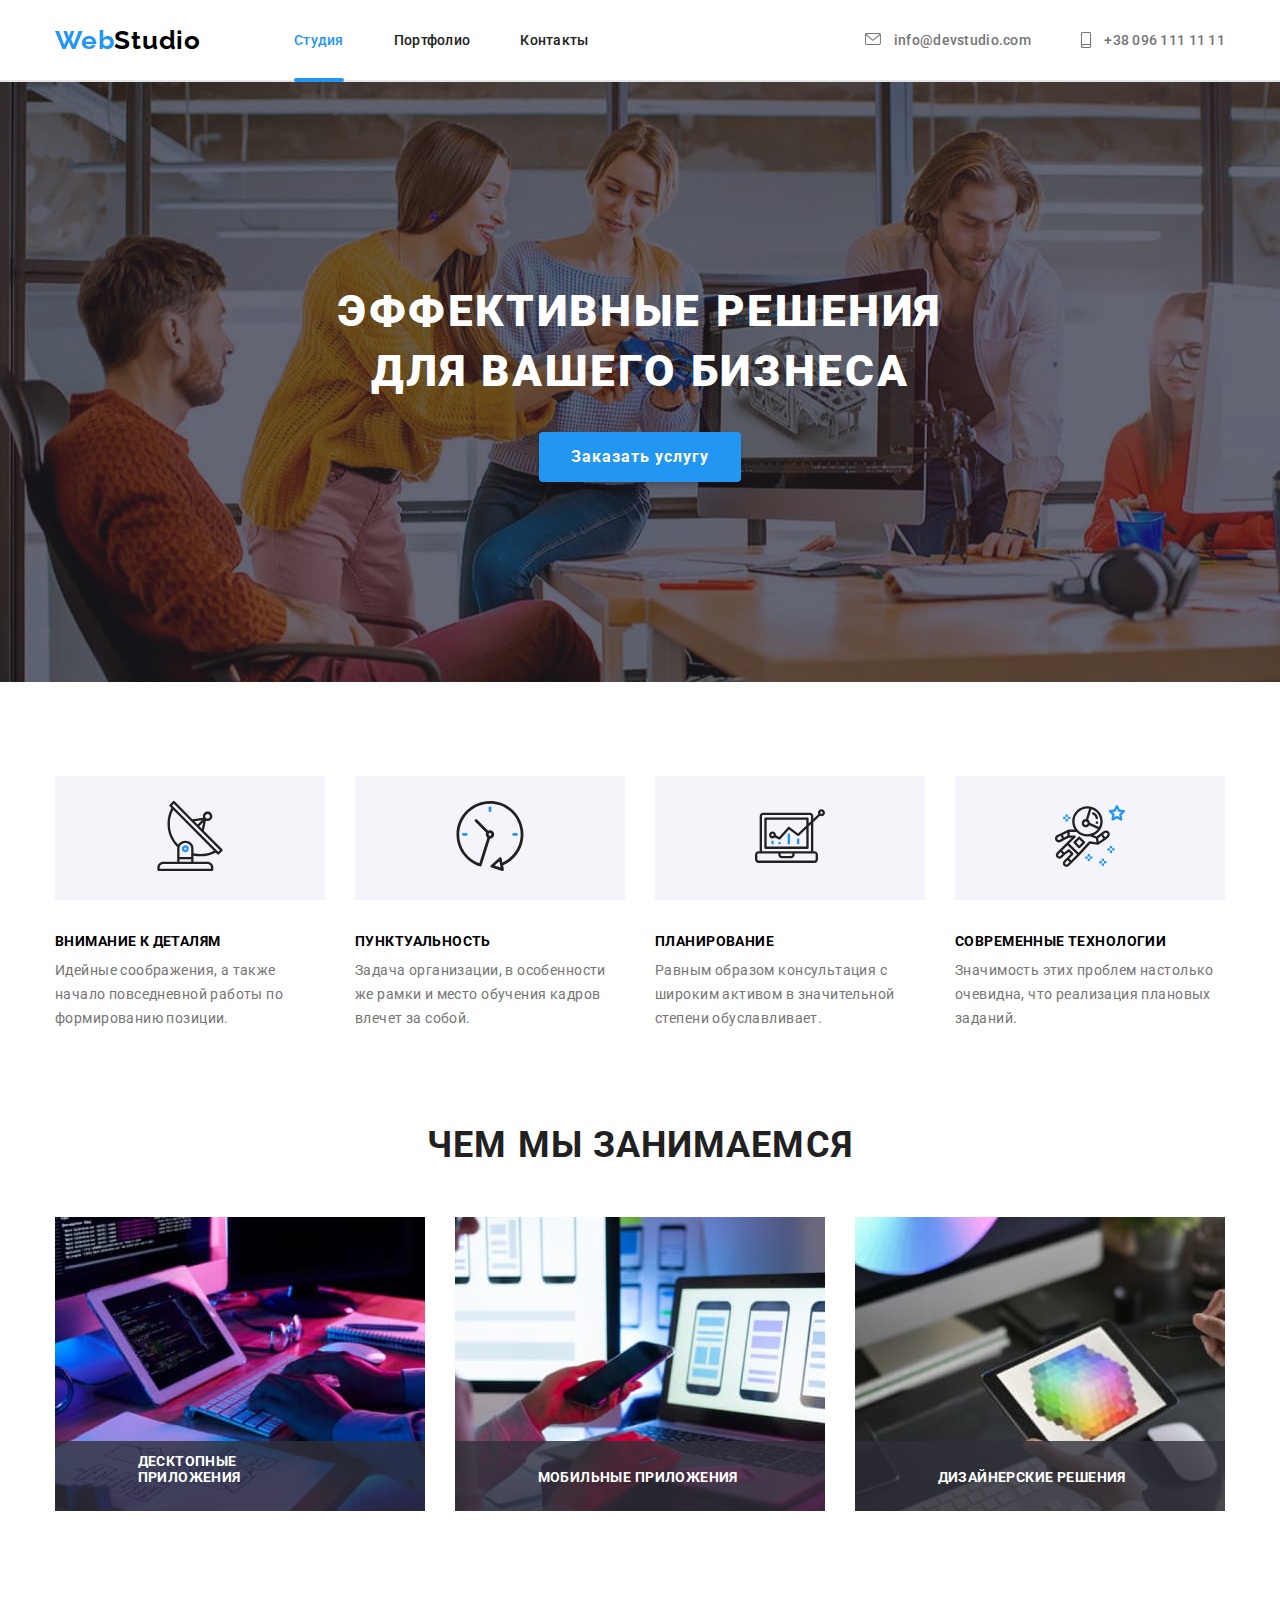
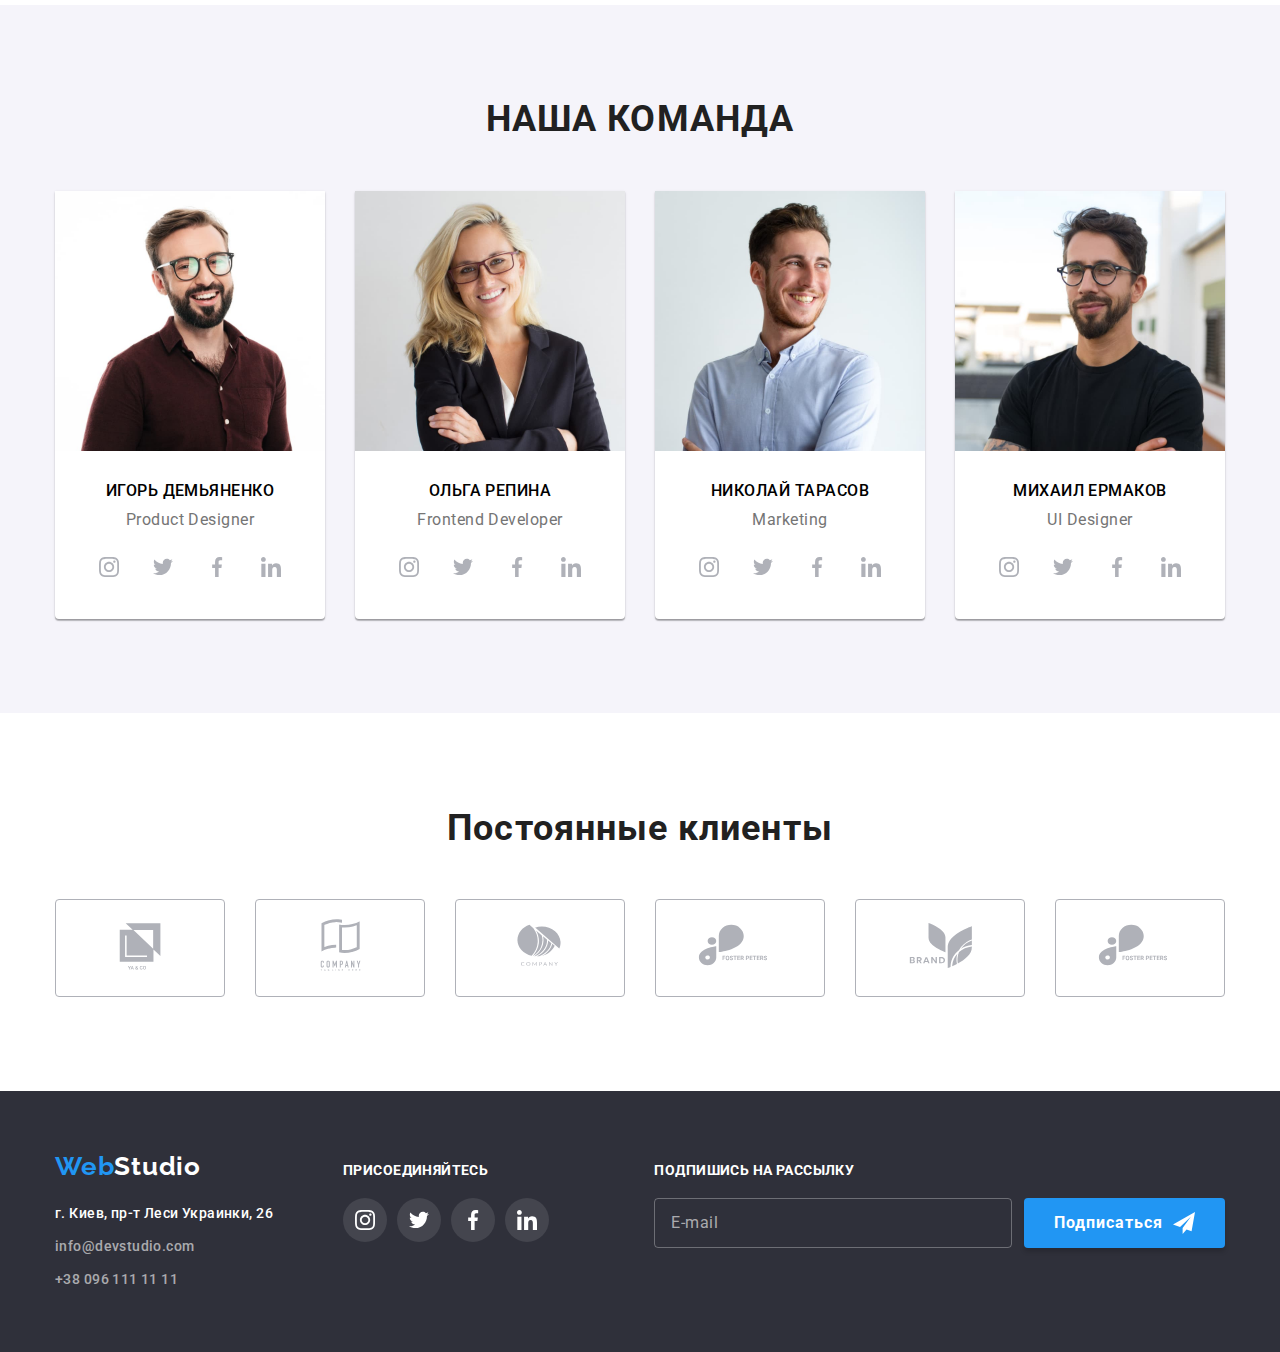
<file: index.html>
<!DOCTYPE html>
<html lang="en">
  <head>
    <meta charset="UTF-8" />
    <meta http-equiv="X-UA-Compatible" content="IE=edge" />
    <meta name="viewport" content="width=device-width, initial-scale=1.0" />
    <link
      rel="stylesheet"
      href="https://cdnjs.cloudflare.com/ajax/libs/modern-normalize/1.0.0/modern-normalize.min.css"
    />
    <link rel="stylesheet" href="./css/style.css" />
    <link rel="preconnect" href="https://fonts.googleapis.com" />
    <link rel="preconnect" href="https://fonts.gstatic.com" crossorigin />
    <link
      href="https://fonts.googleapis.com/css2?family=Raleway:wght@700&family=Roboto:wght@400;500;700;900&display=swap"
      rel="stylesheet"
    />
    <title>Website</title>
  </head>
  <body>
    <header class="header">
      <div class="head container main-nav">
        <a href="./index.html" class="logo"
          ><span class="logo blue">Web</span>Studio</a
        >
        <nav class="nav-box">
          <ul class="nav-links">
            <li class="item">
              <a href="./index.html" class="link active">Студия</a>
            </li>
            <li class="item">
              <a href="./portfolio.html" class="link">Портфолио</a>
            </li>
            <li class="item"><a href="" class="link">Контакты</a></li>
          </ul>
        </nav>
        <ul class="adress links">
          <li class="item adress mail">
            <a href="mailto:info@devstudio.com" class="adress"></a>
              <svg class="icon-mail" width="16" height="12">
                <use href="images/SVG/symbol-defs.svg#icon-mail"></use>
              </svg> info@devstudio.com</a
            >
          </li>
          <li class="item adress smartphone">
            <a href="tel:+380961111111" class="adress"> <svg class="icon-smartphone" width="10" height="16">
                <use href="images/SVG/symbol-defs.svg#icon-smartphone"></use>
              </svg> +38 096 111 11 11</a>
          </li>
        </ul>
      </div>
    </header>
    <main>
      <section class="hero-section section">
        <div class="container hero">
          <h1 class="hero-title">Эффективные решения для вашего бизнеса</h1>
          <button type="button" class="button hero-btn" data-modal-open>Заказать услугу</button>
        </div>
      </section>
      <section class="benefits section">
        <div class="container">
          <ul class="benefits list">
            <h2 class="visually-hidden">Преимущества</h2>
            <li class="benefits-item">
            <div class="benefits-card antenna">
              <svg width="70" height="70" aria-label="Иконка антены">
                <use href="./images/SVG/symbol-defs.svg#icon-antenna"></use>
              </svg>
            </div>
              <h3 class="title">Внимание к деталям</h3>
              <p class="paragraph">
                Идейные соображения, а также начало повседневной работы по
                формированию позиции.
              </p>
            </li>
            <li class="benefits-item">
              <div class="benefits-card clock">
              <svg width="70" height="70" aria-label="Иконка часов">
                <use href="./images/SVG/symbol-defs.svg#icon-clock"></use>
              </svg>
            </div>
              <h3 class="title">Пунктуальность</h3>
              <p class="paragraph">
                Задача организации, в особенности же рамки и место обучения
                кадров влечет за собой.
              </p>
            </li>
            <li class="benefits-item">
                          <div class="benefits-card diagram">
              <svg width="70" height="70" aria-label="Иконка диаграмы">
                <use href="./images/SVG/symbol-defs.svg#icon-diagram"></use>
              </svg>
            </div>
              <h3 class="title">Планирование</h3>
              <p class="paragraph">
                Равным образом консультация с широким активом в значительной
                степени обуславливает.
              </p>
            </li>
            <li class="benefits-item">
                          <div class="benefits-card astronaut aria-label="Иконка астронавта"">
              <svg width="70" height="70">
                <use href="./images/SVG/symbol-defs.svg#icon-astronaut"></use>
              </svg>
            </div>
              <h3 class="title">Современные технологии</h3>
              <p class="paragraph">
                Значимость этих проблем настолько очевидна, что реализация
                плановых заданий.
              </p>
            </li>
          </ul>
        </div>
      </section>
      <section class="section about">
        <div class="container">
          <h2 class="title second">Чем мы занимаемся</h2>
          <ul class="list services">
            <li class="about_item">
              <div class="backdrop-image">
                <p class="backdrop-text">Десктопные приложения</p>
              <img src="./images/img1.jpg" alt="Человек кодит" width="370px"  class="no-gap"/>
              </div>
            </li>
            <li class="about_item">
              <div class="backdrop-image">
                <p class="backdrop-text">Мобильные приложения</p>
              <img
                src="./images/img2.jpg"
                alt="Человек за телефоном"
                width="370px"
              class="no-gap"/>
              </div>
            </li>
            <li class="about_item">
              <div class="backdrop-image">
                <p class="backdrop-text">Дизайнерские решения</p>
              <img
                src="./images/img3.jpg"
                alt="Человек с графическим планшетом"
                width="370px"
              class="no-gap"/>
              </div>
            </li>
          </ul>
        </div>
      </section>
      <section class="section team">
        <div class="container">
          <h2 class="title second">Наша команда</h2>
            <ul class="list team">
            <li>
              <div class="border-box">
                <img
                  src="./images/Igor.jpg"
                  alt="Дизайнер продукта"
                  width="270px"
                  class="no-gap"
                />
                <div class="padding-text">
                  <h3 class="title team">Игорь Демьяненко</h3>
                  <p class="paragraph team">Product Designer</p>
                  <div class="icon-flex">
                  <a href="" class="team-list-link instagram">
                    <svg class="Instagram" width="20" height="20" aria-label="Инстаграм">
                      <use
                        href="images/SVG/symbol-defs.svg#icon-instagram"
                      ></use>
                    </svg>
                  </a>
                  <a href="" class="team-list-link twitter"
                    ><svg class="Twitter" width="20" height="20" aria-label="Твиттер">
                      <use
                        href="images/SVG/symbol-defs.svg#icon-twitter"
                      ></use></svg
                  ></a>
                  <a href="" class="team-list-link facebook"
                    ><svg class="Facebook" width="20" height="20" aria-label="Фейсбук">
                      <use
                        href="images/SVG/symbol-defs.svg#icon-facebook"
                      ></use></svg
                  ></a>
                  <a href="" class="team-list-link linkedin"
                    ><svg class="Linkedin" width="20" height="20" aria-label="Линкдин">
                      <use
                        href="images/SVG/symbol-defs.svg#icon-linkedin"
                      ></use></svg
                  ></a>
                  </div>
                </div>
              </div>
            </li>
            <li>
              <div class="border-box">
                <img
                  src="./images/Olga.jpg"
                  alt="Фронт-энд разработчик"
                  width="270px"
                  class="no-gap"
                />
                <div class="padding-text">
                  <h3 class="title team">Ольга Репина</h3>
                  <p class="paragraph team">Frontend Developer</p>
                  <div class="icon-flex">
                  <a href="" class="team-list-link instagram">
                    <svg class="Instagram" width="20" height="20" aria-label="Инстаграм">
                      <use
                        href="images/SVG/symbol-defs.svg#icon-instagram"
                      ></use>
                    </svg>
                  </a>
                  <a href="" class="team-list-link twitter"
                    ><svg class="Twitter" width="20" height="20" aria-label="Твиттер">
                      <use
                        href="images/SVG/symbol-defs.svg#icon-twitter"
                      ></use></svg
                  ></a>
                  <a href="" class="team-list-link facebook"
                    ><svg class="Facebook" width="20" height="20" aria-label="Фейсбук">
                      <use
                        href="images/SVG/symbol-defs.svg#icon-facebook"
                      ></use></svg
                  ></a>
                  <a href="" class="team-list-link linkedin"
                    ><svg class="Linkedin" width="20" height="20" aria-label="Линкдин">
                      <use
                        href="images/SVG/symbol-defs.svg#icon-linkedin"
                      ></use></svg
                  ></a>
                  </div>
                  </div>
                </div>
            </li>
            <li>
              <div class="border-box">
                <img
                  src="./images/Nikolay.jpg"
                  alt="Маркетолог"
                  width="270px"
                  class="no-gap"
                />
                <div class="padding-text">
                  <h3 class="title team">Николай Тарасов</h3>
                  <p class="paragraph team">Marketing</p>
                  <div class="icon-flex">
                  <a href="" class="team-list-link instagram">
                    <svg class="Instagram" width="20" height="20" aria-label="Инстаграм">
                      <use
                        href="images/SVG/symbol-defs.svg#icon-instagram"
                      ></use>
                    </svg>
                  </a>
                  <a href="" class="team-list-link twitter"
                    ><svg class="Twitter" width="20" height="20" aria-label="Твиттер">
                      <use
                        href="images/SVG/symbol-defs.svg#icon-twitter"
                      ></use></svg
                  ></a>
                  <a href="" class="team-list-link facebook"
                    ><svg class="Facebook" width="20" height="20" aria-label="Фейсбук">
                      <use
                        href="images/SVG/symbol-defs.svg#icon-facebook"
                      ></use></svg
                  ></a>
                  <a href="" class="team-list-link linkedin"
                    ><svg class="Linkedin" width="20" height="20" aria-label="Линкдин">
                      <use
                        href="images/SVG/symbol-defs.svg#icon-linkedin"
                      ></use></svg
                  ></a>
                  </div>
                </div>
              </div>
            </li>
            <li>
              <div class="border-box">
                <img
                  src="./images/Michail.jpg"
                  alt="Дезайнер пользовательского интерфейса"
                  width="270px"
                  class="no-gap"
                />
                <div class="padding-text">
                  <h3 class="title team">Михаил Ермаков</h3>
                  <p class="paragraph team">UI Designer</p>
                  <div class="icon-flex">
                  <a href="" class="team-list-link instagram">
                    <svg class="Instagram" width="20" height="20" aria-label="Инстаграм">
                      <use
                        href="images/SVG/symbol-defs.svg#icon-instagram"
                      ></use>
                    </svg>
                  </a>
                  <a href="" class="team-list-link twitter"
                    ><svg class="Twitter" width="20" height="20" aria-label="Твиттер">
                      <use
                        href="images/SVG/symbol-defs.svg#icon-twitter"
                      ></use></svg
                  ></a>
                  <a href="" class="team-list-link facebook"
                    ><svg class="Facebook" width="20" height="20" aria-label="Фейсбук">
                      <use
                        href="images/SVG/symbol-defs.svg#icon-facebook"
                      ></use></svg
                  ></a>
                  <a href="" class="team-list-link linkedin"
                    ><svg class="Linkedin" width="20" height="20" aria-label="Линкдин">
                      <use
                        href="images/SVG/symbol-defs.svg#icon-linkedin"
                      ></use></svg
                  ></a>
                  </div>
                </div>
              </div>
            </li>
            </ul>
        </div>
      </section>
      <section class="section clients">
        <div class="container">
          <h2 class="clients-title">Постоянные клиенты</h2>
          <ul class="clients-list">
            <li class="clients-list-item">
              <a href="" class="clients-list-link">
                <svg width="106" height="60" class="client-one" aria-label="Логотип компании">
                  <use href="images/SVG/symbol-defs.svg#icon-YAandCO"></use>
                </svg>
              </a>
            </li>
            <li class="clients-list-item">
              <a href="" class="clients-list-link">
                <svg width="106" height="60" class="client-two" aria-label="Логотип компании">
                  <use
                    href="images/SVG/symbol-defs.svg#icon-togline-here"
                  ></use>
                </svg>
              </a>
            </li>
            <li class="clients-list-item">
              <a href="" class="clients-list-link">
                <svg width="106" height="60" class="client-three" aria-label="Логотип компании">
                  <use href="images/SVG/symbol-defs.svg#icon-company"></use>
                </svg>
              </a>
            </li>
            <li class="clients-list-item">
              <a href="" class="clients-list-link">
                <svg width="106" height="60" class="client-four" aria-label="Логотип компании">
                  <use href="images/SVG/symbol-defs.svg#icon-foster"></use>
                </svg>
              </a>
            </li>
            <li class="clients-list-item">
              <a href="" class="clients-list-link">
                <svg width="106" height="60" class="client-five" aria-label="Логотип компании">
                  <use href="images/SVG/symbol-defs.svg#icon-brand"></use>
                </svg>
              </a>
            </li>
            <li class="clients-list-item">
              <a href="" class="clients-list-link">
                <svg width="106" height="60" class="client-six" aria-label="Логотип компании">
                  <use href="images/SVG/symbol-defs.svg#icon-foster"></use>
                </svg>
              </a>
            </li>
          </ul>
        </div>
      </section>
    </main>
    <footer class="basement">
      <div class="container footer">
        <div class="footer-box">
          <a href="./index.html" class="logo footer"
            ><span class="logo blue">Web</span>Studio</a
          >
          <address>
            <ul class="list adress">
              <li>
                <a
                  href="https://goo.gl/maps/HgZWyRMmZcGWvaLQ7"
                  class="footer-adress"
                  >г. Киев, пр-т Леси Украинки, 26</a
                >
              </li>
              <li>
                <a href="mailto:info@devstudio.com" class="footer links"
                  >info@devstudio.com</a
                >
              </li>
              <li>
                <a href="tel:+380961111111" class="footer links"
                  >+38 096 111 11 11</a
                >
              </li>
            </ul>
          </address>
        </div>
        <div class="social">
          <h3 class="basement-social-title">присоединяйтесь</h3>
          <ul class="basement-social-list">
            <li class="basement-social-item">
              <a href="" class="footer team-list-link instagram">
                <svg class="Instagram" width="20" height="20" aria-label="Инстаграм">
                  <use href="images/SVG/symbol-defs.svg#icon-instagram"></use>
                </svg>
              </a>
            </li>
            <li class="basement-social-item">
              <a href="" class="footer team-list-link twitter">
                <svg class="Twitter" width="20" height="20" aria-label="Твиттер">
                  <use href="images/SVG/symbol-defs.svg#icon-twitter"></use>
                </svg>
              </a>
            </li>
            <li class="basement-social-item">
              <a href="" class="footer team-list-link facebook">
                <svg class="Facebook" width="20" height="20" aria-label="Фейсбук">
                  <use href="images/SVG/symbol-defs.svg#icon-facebook"></use>
                </svg>
              </a>
            </li>
            <li class="basement-social-item">
              <a href="" class="footer team-list-link linkedin aria-label="Линкдин"">
                <svg class="Linkedin" width="20" height="20">
                  <use href="images/SVG/symbol-defs.svg#icon-linkedin"></use>
                </svg>
              </a>
            </li>
          </ul>
        </div >
        <div class="form-wrapper">
          <form name="subscribe" autocomplete="email" class="subscribe-form">
          <label for="email" class="subscribe-form-label"> Подпишись на рассылку
            <input type="email" placeholder="E-mail" id="email">
          </label>
            <div class="wrapper-btn">
              <button type="submit">Подписаться <svg width="22" height="22" class="icon-send"><use href="./images/SVG/symbol-defs.svg#icon-send"></use></svg></button>
            </div>          
        </form>
        </div>
      </div>
    </footer>
    <!-- Modal window -->
    <div class="backdrop is-hidden" data-modal>
      <div class="modal">
        <button type="button" class="modal-button" data-modal-close>
          <svg width="11" height="11" class="close-icon">
            <use href="./images/SVG/symbol-defs.svg#icon-close"></use>
          </svg>
        </button>
          <form name="registration-modal-window" class="registration-modal-window">
            <div class="modal-form-wrapper" role="group" aria-labelledby="username">
              <b>Оставьте свои данные, мы вам перезвоним</b>
              <label for="name">Имя</label>
              <div class="icon-wrapper">
              <input type="text" name="username" id="name" autocomplete="off">
              <svg width="18" height="18">
                <use href="./images/SVG/symbol-defs.svg#icon-person-black"></use>
              </svg>
              </div>
            </div>
            <div class="modal-form-wrapper" role="group" aria-labelledby="phone">
              <label for="phone-number">Телефон</label>
              <div class="icon-wrapper">
              <input type="tel" name="phone" id="phone-number" autocomplete="tel">
              <svg width="18" height="18">
                <use href="./images/SVG/symbol-defs.svg#icon-phone-black"></use>
              </svg>
              </div>
            </div>
            <div class="modal-form-wrapper" role="group" aria-labelledby="email">
              <label for="mail">Почта</label>
                <div class="icon-wrapper">
              <input type="email" name="email" id="mail" autocomplete="email">
              <svg width="18" height="18">
                <use href="./images/SVG/symbol-defs.svg#icon-email-black"></use>
              </svg>
              </div>
            </div>
            <div class="modal-form-wrapper" role="group" aria-labelledby="comment">
              <label for="comment">Комментарий</label>
              <textarea name="comment" id="comment" cols="30" rows="10" autocomplete="off" placeholder="Введите текст"></textarea>
            </div>
            <div class="modal-form-wrapper policy" role="group" aria-labelledby="policy">
              <label for="policy">Соглашаюсь с рассылкой и принимаю <a href="" class="policy-contract">Условия договора</a></label>
              <input type="checkbox" id="policy" value="agree">
              <span class="checkbox-icon"></span>
            </div>
            <button type="submit">Отправить</button>
          </form>
      </div>
    </div>
    <!-- JS -->
    <script src="./js/modal.js"></script>
  </body>
</html>
</file>
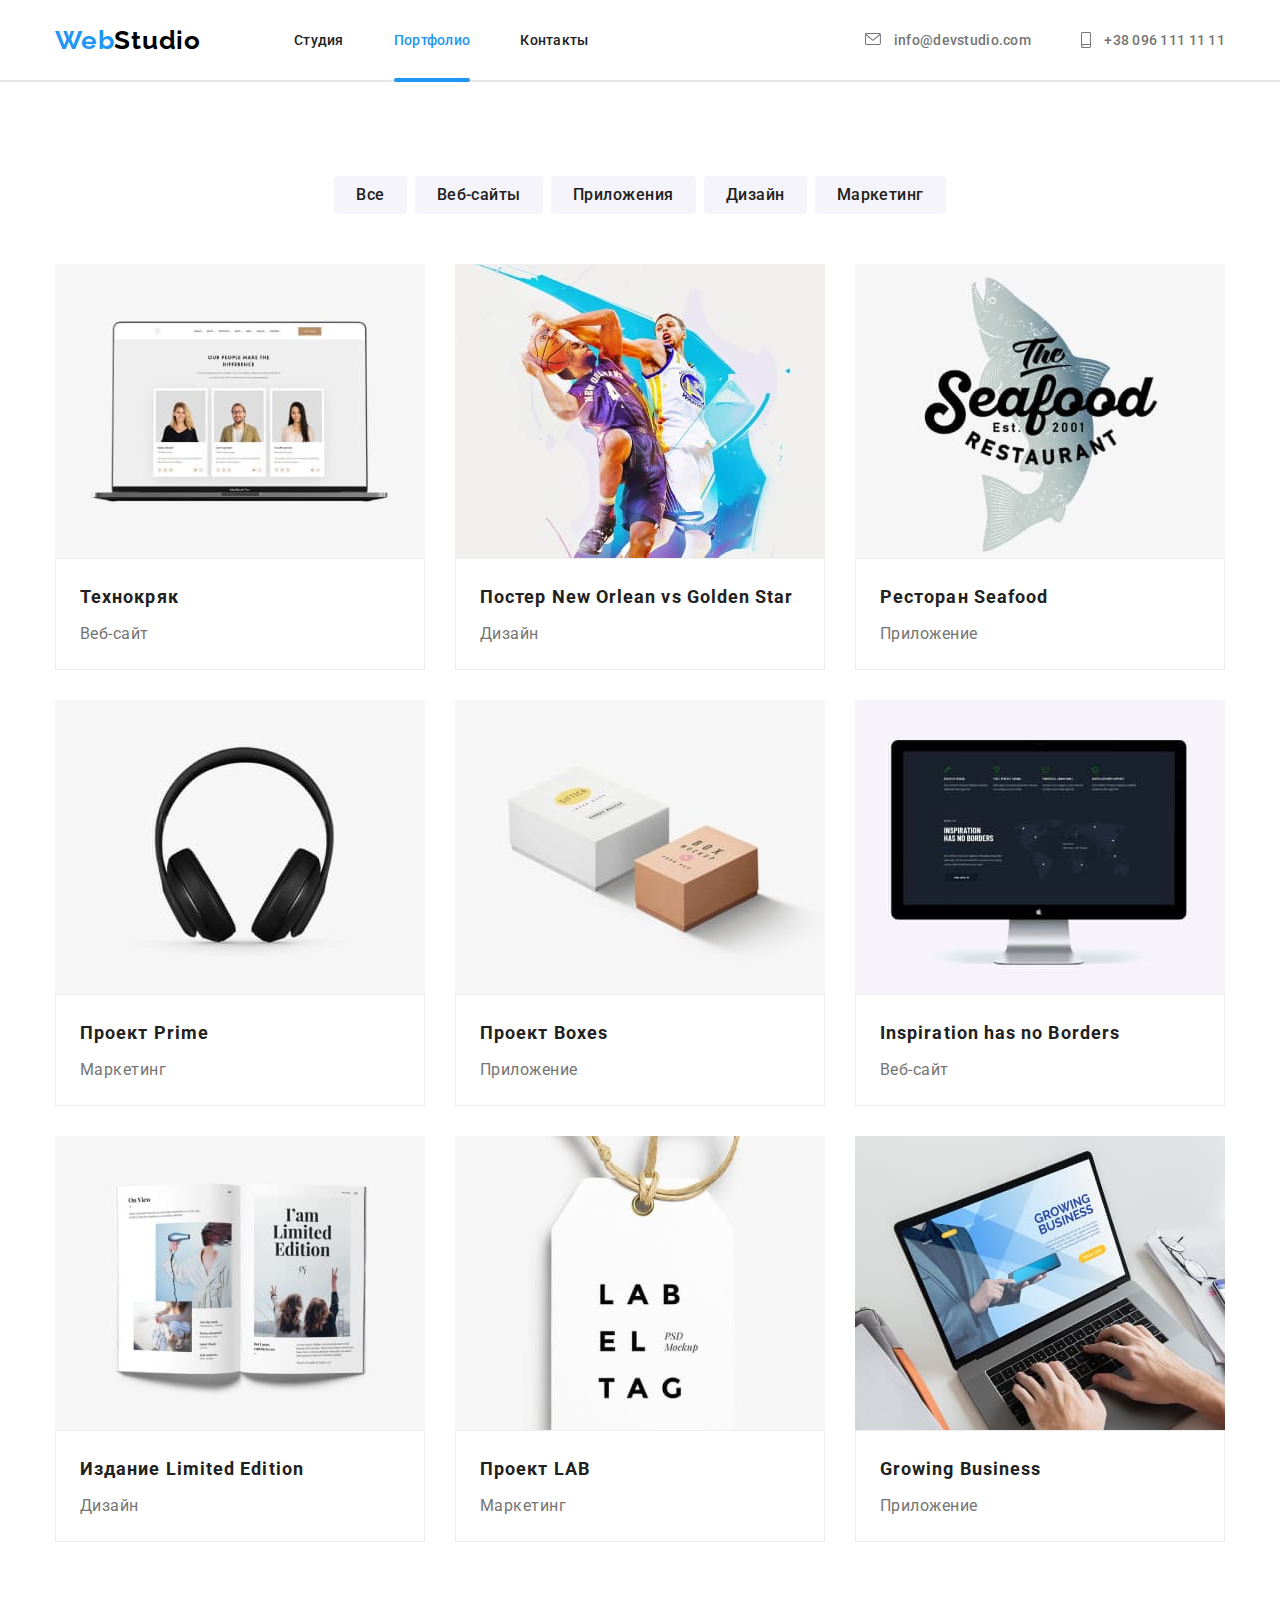
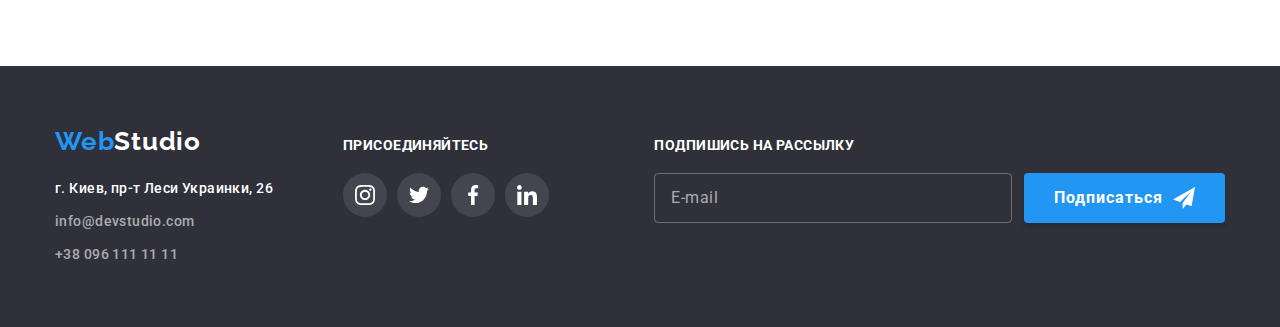
<file: portfolio.html>
<!DOCTYPE html>
<html lang="en">
  <head>
    <meta charset="UTF-8" />
    <meta http-equiv="X-UA-Compatible" content="IE=edge" />
    <meta name="viewport" content="width=device-width, initial-scale=1.0" />
    <link
      rel="stylesheet"
      href="https://cdnjs.cloudflare.com/ajax/libs/modern-normalize/1.0.0/modern-normalize.min.css"
    />
    <link rel="preconnect" href="https://fonts.googleapis.com" />
    <link rel="preconnect" href="https://fonts.gstatic.com" crossorigin />
    <link
      href="https://fonts.googleapis.com/css2?family=Raleway:wght@700&family=Roboto:wght@400;500;700;900&display=swap"
      rel="stylesheet"
    />
    <link rel="stylesheet" href="./css/style.css" />
    <title>Portfolio</title>
  </head>
  <body>
    <header class="header">
      <div class="head container main-nav">
        <a href="./index.html" class="logo"
          ><span class="logo blue">Web</span>Studio</a
        >
        <nav class="nav-box">
          <ul class="nav-links">
            <li class="item">
              <a href="./index.html" class="link">Студия</a>
            </li>
            <li class="item">
              <a href="./portfolio.html" class="link active">Портфолио</a>
            </li>
            <li class="item"><a href="" class="link">Контакты</a></li>
          </ul>
        </nav>
        <ul class="adress links">
          <li class="item adress mail">
            <a href="mailto:info@devstudio.com" class="adress"></a>
              <svg class="icon-mail" width="16" height="12">
                <use href="images/SVG/symbol-defs.svg#icon-mail"></use>
              </svg> info@devstudio.com</a
            >
          </li>
          <li class="item adress smartphone">
            <a href="tel:+380961111111" class="adress"> <svg class="icon-smartphone" width="10" height="16">
                <use href="images/SVG/symbol-defs.svg#icon-smartphone"></use>
              </svg> +38 096 111 11 11</a>
          </li>
        </ul>
      </div>
    </header>
    <main>
      <section class="portfolio section">
        <div class="container">
          <h1 class="portfolio-header visually-hidden">Партфолио</h1>
          <ul class="portfolio-btn-list">
            <button type="button" class="portfolio-btn">Все</button>
            <button type="button" class="portfolio-btn">Веб-сайты</button>
            <button type="button" class="portfolio-btn">Приложения</button>
            <button type="button" class="portfolio-btn">Дизайн</button>
            <button type="button" class="portfolio-btn">Маркетинг</button>
          </ul>
          <ul class="list portfolio">
            <li class="flex-items  portfolio-box-shadow">
              <div class="backdrop-image portfolio">
                <p class="backdrop-text portfolio">Ресурс предлагает комплексные предложения с разным уровнем функционала и сервисов. Все это позволит посетителю получить исчерпывающие сведения о компании или частном лице.</p>
              <img src="./images/website.jpg" alt="Ноутбук" width="370px" class="no-gap"/>
              </div>
              <div class=portfolio-border>
                <h2 class="portfolio-title">Технокряк</h2>
                <p class="portfolio-paragraph">Веб-сайт</p>
              </div>
            </li>
            <li class="flex-items portfolio-box-shadow">
              <div class="backdrop-image portfolio">
                <p class="backdrop-text portfolio">Ресурс предлагает комплексные предложения с разным уровнем функционала и сервисов. Все это позволит посетителю получить исчерпывающие сведения о компании или частном лице.</p>
              <img src="./images/poster.jpg" alt="Постер" width="370px" class="no-gap"/>
              </div>
              <div class="portfolio-border">
              <h2 class="portfolio-title">Постер New Orlean vs Golden Star</h2>
              <p class="portfolio-paragraph">Дизайн</p>
              </div>
            </li>
            <li class="flex-items portfolio-box-shadow">
              <div class="backdrop-image portfolio">
                <p class="backdrop-text portfolio">Ресурс предлагает комплексные предложения с разным уровнем функционала и сервисов. Все это позволит посетителю получить исчерпывающие сведения о компании или частном лице.</p>
              <img src="./images/seafood.jpg" alt="Логотип" width="370px" class="no-gap"/>
              </div>
              <div class=portfolio-border>
                <h2 class="portfolio-title">Ресторан Seafood</h2>
                <p class="portfolio-paragraph">Приложение</p>
              </div>
            </li class="flex-items">
            <li class="flex-items portfolio-box-shadow">
              <div class="backdrop-image portfolio">
                <p class="backdrop-text portfolio">Ресурс предлагает комплексные предложения с разным уровнем функционала и сервисов. Все это позволит посетителю получить исчерпывающие сведения о компании или частном лице.</p>
              <img src="./images/headphones.jpg" alt="Наушники" width="370px" class="no-gap"/>
              </div>
              <div class=portfolio-border>
                <h2 class="portfolio-title">Проект Prime</h2>
                <p class="portfolio-paragraph">Маркетинг</p>
              </div>
            </li>
            <li class="flex-items portfolio-box-shadow">
              <div class="backdrop-image portfolio">
                <p class="backdrop-text portfolio">Ресурс предлагает комплексные предложения с разным уровнем функционала и сервисов. Все это позволит посетителю получить исчерпывающие сведения о компании или частном лице.</p>
              <img src="./images/boxes.jpg" alt="Коробки" width="370px" class="no-gap"/>
              </div>
              <div class=portfolio-border>
                <h2 class="portfolio-title">Проект Boxes</h2>
                <p class="portfolio-paragraph">Приложение</p>
              </div>
            </li>
            <li class="flex-items portfolio-box-shadow">
              <div class="backdrop-image portfolio">
                <p class="backdrop-text portfolio">Ресурс предлагает комплексные предложения с разным уровнем функционала и сервисов. Все это позволит посетителю получить исчерпывающие сведения о компании или частном лице.</p>
              <img src="./images/scndwebsite.jpg" alt="Монитор" width="370px" class="no-gap"/>
              </div>
              <div class=portfolio-border>
                <h2 class="portfolio-title">Inspiration has no Borders</h2>
                <p class="portfolio-paragraph">Веб-сайт</p>
              </div>
            </li>
            <li class="flex-items portfolio-box-shadow">
              <div class="backdrop-image portfolio">
                <p class="backdrop-text portfolio">Ресурс предлагает комплексные предложения с разным уровнем функционала и сервисов. Все это позволит посетителю получить исчерпывающие сведения о компании или частном лице.</p>
              <img src="./images/magazine.jpg" alt="Журнал" width="370px" class="no-gap"/>
              </div>
              <div class=portfolio-border>
                <h2 class="portfolio-title">Издание Limited Edition</h2>
                <p class="portfolio-paragraph">Дизайн</p>
              </div>
            </li>
            <li class="flex-items portfolio-box-shadow">
              <div class="backdrop-image portfolio">
                <p class="backdrop-text portfolio">Ресурс предлагает комплексные предложения с разным уровнем функционала и сервисов. Все это позволит посетителю получить исчерпывающие сведения о компании или частном лице.</p>
              <img src="./images/lab.jpg" alt="Бирка" width="370px" class="no-gap"/>
              </div>
              <div class=portfolio-border>
                <h2 class="portfolio-title">Проект LAB</h2>
                <p class="portfolio-paragraph">Маркетинг</p>
              </div>
            </li>
            <li class="flex-items portfolio-box-shadow">
              <div class="backdrop-image portfolio">
                <p class="backdrop-text portfolio">Ресурс предлагает комплексные предложения с разным уровнем функционала и сервисов. Все это позволит посетителю получить исчерпывающие сведения о компании или частном лице.</p>
              <img src="./images/business.jpg" alt="Ноутбук" width="370px" class="no-gap"/>
              </div>
              <div class=portfolio-border>
                <h2 class="portfolio-title">Growing Business</h2>
                <p class="portfolio-paragraph">Приложение</p>
              </div>
            </li>
          </ul>
        </div>
      </section>
    </main>
    <footer class="basement">
      <div class="container footer">
        <div class="footer-box">
          <a href="./index.html" class="logo footer"
            ><span class="logo blue">Web</span>Studio</a
          >
          <address>
            <ul class="list adress">
              <li>
                <a
                  href="https://goo.gl/maps/HgZWyRMmZcGWvaLQ7"
                  class="footer-adress"
                  >г. Киев, пр-т Леси Украинки, 26</a
                >
              </li>
              <li>
                <a href="mailto:info@devstudio.com" class="footer links"
                  >info@devstudio.com</a
                >
              </li>
              <li>
                <a href="tel:+380961111111" class="footer links"
                  >+38 096 111 11 11</a
                >
              </li>
            </ul>
          </address>
        </div>
        <div class="social">
          <h3 class="basement-social-title">присоединяйтесь</h3>
          <ul class="basement-social-list">
            <li class="basement-social-item">
              <a href="" class="footer team-list-link instagram">
                <svg class="Instagram" width="20" height="20" aria-label="Инстаграм">
                  <use href="images/SVG/symbol-defs.svg#icon-instagram"></use>
                </svg>
              </a>
            </li>
            <li class="basement-social-item">
              <a href="" class="footer team-list-link twitter">
                <svg class="Twitter" width="20" height="20" aria-label="Твиттер">
                  <use href="images/SVG/symbol-defs.svg#icon-twitter"></use>
                </svg>
              </a>
            </li>
            <li class="basement-social-item">
              <a href="" class="footer team-list-link facebook">
                <svg class="Facebook" width="20" height="20" aria-label="Фейсбук">
                  <use href="images/SVG/symbol-defs.svg#icon-facebook"></use>
                </svg>
              </a>
            </li>
            <li class="basement-social-item">
              <a href="" class="footer team-list-link linkedin aria-label="Линкдин"">
                <svg class="Linkedin" width="20" height="20">
                  <use href="images/SVG/symbol-defs.svg#icon-linkedin"></use>
                </svg>
              </a>
            </li>
          </ul>
        </div >
        <div class="form-wrapper">
          <form name="subscribe" autocomplete="email" class="subscribe-form">
          <label for="email" class="subscribe-form-label"> Подпишись на рассылку
            <input type="email" placeholder="E-mail" id="email">
          </label>
            <div class="wrapper-btn">
              <button type="submit">Подписаться <svg width="22" height="22" class="icon-send"><use href="./images/SVG/symbol-defs.svg#icon-send"></use></svg></button>
            </div>          
        </form>
        </div>
      </div>
    </footer>
  </body>
</html>
</file>
<file: css/style.css>
:root {
  --hero-background: #2f303a;
  --main-text-color: #757575;
  --h2-color: #212121;
  --team-section-color: #f5f4fa;
  --blue: #2196f3;
  --black: #000000;
  --hero-title-color: #ffffff;
  --basement: #2f303a;
  --portfolio-border-color: #eeeeee;
  --portfolio-btn-hover-color: #2196f3;
  --portfolio-btn-hover-shadow: 0px 4px 4px rgba(0, 0, 0, 0.15);
  --company-border-color: #afb1b8;
  --clients-border-radius: 4px;
  --backdrop-modal-window-color: rgba(0, 0, 0, 0.2);
  --modal-window-box-shadow: 0px 1px 3px rgba(0, 0, 0, 0.12),
    0px 1px 1px rgba(0, 0, 0, 0.14), 0px 2px 1px rgba(0, 0, 0, 0.2);
  --portdolio-backdrop-image: rgba(33, 150, 243, 0.9);
  --default-timing-function: cubic-bezier(0.4, 0, 0.2, 1);
}

body {
  font-family: "roboto", sans-serif;
  color: var(--main-text-color);
  font-style: normal;
}

textarea {
  resize: none;
}

ul {
  list-style: none;
  margin: 0;
  padding: 0;
}

a {
  text-decoration: none;
}

/* Модальное окно */

.is-hidden {
  opacity: 0;
  pointer-events: none;
}

.is-hidden .modal {
  transform: translate(-50%, -50%) scale(0.9);
}

.backdrop {
  position: fixed;

  top: 0;
  left: 0;
  width: 100%;
  height: 100%;

  background-color: var(--backdrop-modal-window-color);

  transition: opacity 250ms var(--default-timing-function);
}

.modal {
  position: absolute;
  top: 50%;
  left: 50%;

  transform: translate(-50%, -50%) scale(1);
  transition: scale 250ms var(--default-timing-function);

  min-width: 528px;
  min-height: 581px;
  padding: 40px;

  background-color: var(--hero-title-color);

  box-shadow: var(--modal-window-box-shadow);
  border-radius: 4px;
}

.modal-button {
  position: absolute;
  top: 8px;
  right: 8px;

  min-width: 33px;
  min-height: 33px;

  color: #000000;
  background-color: transparent;

  border: 1px solid rgba(0, 0, 0, 0.1);
  border-radius: 50%;

  cursor: pointer;

  transition: color 250ms var(--default-timing-function);
}

.modal-button:hover,
.modal-button:focus {
  color: var(--blue);
}

.close-icon {
  fill: currentColor;
}

.registration-modal-window {
}

.modal-form-wrapper {
  display: flex;
  flex-direction: column;

  margin-bottom: 10px;
}

.modal-form-wrapper:nth-child(4) {
  margin-bottom: 20px;
}

.modal-form-wrapper label {
  margin-bottom: 4px;

  font-size: 12px;
  line-height: 1.166;
  letter-spacing: 0.01em;
  color: var(--main-text-color);
}

.modal-form-wrapper input,
.modal-form-wrapper textarea {
  border: 1px solid rgba(33, 33, 33, 0.2);
  border-radius: 4px;

  padding: 11px 0px 11px 40px;

  font-size: 14px;
  transition: border 250ms var(--default-timing-function);
}

.modal-form-wrapper textarea {
  padding: 12px 16px;
  height: 120px;
}

.modal-form-wrapper textarea::placeholder {
  font-size: 12px;
  line-height: 1.166;
  letter-spacing: 0.01em;
  color: rgba(117, 117, 117, 0.5);
}

.modal-form-wrapper input:hover,
.modal-form-wrapper input:focus,
.modal-form-wrapper textarea:hover,
.modal-form-wrapper textarea:focus {
  border: 1px solid var(--blue);
  outline: none;
}

.modal-form-wrapper b {
  margin-bottom: 12px;

  font-weight: 700;
  font-size: 20px;
  line-height: 1.15;
  letter-spacing: 0.03em;

  color: var(--h2-color);
}

.modal-form-wrapper.policy {
  flex-direction: row-reverse;
  justify-content: flex-end;
  align-items: center;
  justify-content: center;
  margin-bottom: 30px;
}

.modal-form-wrapper.policy label,
.modal-form-wrapper.policy a {
  font-size: 14px;
  line-height: 1.71px;
  letter-spacing: 0.03em;
  color: var(--main-text-color);
  margin: 0;
  padding: 0;
}

.modal-form-wrapper.policy .policy-contract,
.policy-contract:hover,
.policy-contract:focus,
.policy-contract:active {
  color: var(--blue);
}

.policy-contract {
  border-bottom: 1px solid var(--blue);
}

.modal-form-wrapper.policy input {
  appearance: none;
  position: absolute;

  border: none;
}

.modal-form-wrapper.policy input:focus,
.modal-form-wrapper.policy input:hover {
  border: none;
}

.checkbox-icon {
  display: inline-block;

  width: 16px;
  height: 15px;

  border: 2px solid var(--black);
  border-radius: 2px;

  margin-right: 8px;
  transition: background-color 250ms var(--default-timing-function),
    border-color 250ms var(--default-timing-function);
}

.modal-form-wrapper.policy input:checked + .checkbox-icon {
  border-color: transparent;
  background-color: var(--blue);
  background-image: url(../images/SVG/icon-check.svg);
  background-size: contain;
  background-origin: content-box;
  background-repeat: no-repeat;
}

.icon-wrapper {
  position: relative;
}

.icon-wrapper > svg {
  position: absolute;
  left: 12px;
  top: 50%;
  transform: translateY(-50%);
  color: var(--black);

  fill: currentColor;
  transition: fill 250ms var(--default-timing-function);
}

.modal-form-wrapper input {
  width: 100%;
}

.modal-form-wrapper input:focus + svg {
  fill: var(--blue);
}

/* Кнопка  */

.button {
  cursor: pointer;
  display: inline-block;
  color: var(--hero-title-color);
  font-weight: 700;
  font-size: 16px;
  line-height: 1.88;
  letter-spacing: 0.06em;

  background: var(--portfolio-btn-hover-color);
  box-shadow: var(--portfolio-btn-hover-shadow);
  border-radius: 4px;
  padding: 10px 32px;
  border: 0;

  cursor: pointer;
}

/* Контейнер */
.container {
  width: 1200px;
  margin-left: auto;
  margin-right: auto;
  padding: 0px 15px;
}

.section {
  padding-top: 94px;
  padding-bottom: 94px;
}

/* Убираем видимость */
.visually-hidden {
  position: absolute;
  white-space: nowrap;
  width: 1px;
  height: 1px;
  overflow: hidden;
  border: 0;
  padding: 0;
  clip: rect(0 0 0 0);
  clip-path: inset(50%);
  margin: -1px;
}

/* Хедер */
.header {
  border-bottom: 2px solid #e5e5e5;
}

.logo {
  font-family: "Raleway";
  font-weight: 700;
  font-size: 26px;
  line-height: 1.192;
  letter-spacing: 0.03em;

  color: var(--black);
}

.logo.blue {
  color: var(--blue);
}

.link {
  display: inline-block;
  padding: 32px 0px;
  font-weight: 500;
  font-size: 14px;
  line-height: 1.142;
  letter-spacing: 0.02em;
  position: relative;

  color: var(--h2-color);

  transition: color 250ms var(--default-timing-function);
}

.link:hover,
.link:focus {
  color: var(--blue);
}

.active::after {
  content: "";
  display: inline-block;

  position: absolute;
  bottom: 0;
  left: 0;
  transform: translateY(2px);

  width: 100%;
  height: 4px;

  background-color: var(--blue);
  border-radius: 2px;
}

.link.active {
  color: var(--blue);
}

.adress {
  font-weight: 500;
  font-size: 14px;
  line-height: 1.142;
  letter-spacing: 0.02em;
  font-style: normal;

  color: var(--main-text-color);

  transition: color 250ms var(--default-timing-function);
}

.adress:hover,
.adress:focus {
  color: var(--blue);
}

.head.container {
  padding: 0px 15px;
}

.nav-box {
  display: flex;
}

.nav-links {
  display: flex;
  margin-top: 0;
  margin-bottom: 0;
  padding-left: 0;
  margin-left: 93px;
}

.adress.links {
  display: flex;

  margin-left: auto;
  margin-top: 0;
  margin-bottom: 0;
  padding-left: 0;
  cursor: pointer;
}

.head.container.main-nav {
  display: flex;
  align-items: center;
}

.item:not(:first-child) {
  margin-left: 50px;
}

.item.adress + .item.adress {
  margin-left: 50px;
}

.icon-mail {
  margin-right: 10px;
  fill: currentColor;
}

.icon-smartphone {
  margin-right: 10px;
  fill: currentColor;
  vertical-align: text-top;
}
/* Герой */

.hero-section {
  background-color: var(--hero-background);
  text-align: center;
  padding-top: 200px;
  padding-bottom: 200px;

  max-width: 1600px;
  margin-left: auto;
  margin-right: auto;
  background-image: linear-gradient(
      to right,
      rgba(47, 48, 58, 0.4),
      rgba(47, 48, 58, 0.4)
    ),
    url(../images/hero-background.jpg);
}

.hero-title {
  color: var(--hero-title-color);
  width: 696px;
  font-weight: 900;
  font-size: 44px;
  line-height: 1.36;

  margin-top: 0;
  margin-bottom: 30px;
  margin-left: auto;
  margin-right: auto;
  letter-spacing: 0.06em;
  text-transform: uppercase;
}

/* Преимущества */

.title {
  font-weight: 700;
  font-size: 14px;
  line-height: 1.142;
  letter-spacing: 0.03em;
  text-transform: uppercase;

  color: var(--black);

  margin-top: 0;
  margin-bottom: 10px;
}

.paragraph {
  font-size: 14px;
  line-height: 1.714;
  letter-spacing: 0.03em;

  color: var(--main-text-color);

  margin-top: 0;
  margin-bottom: 0;
  max-width: 270px;
}

.benefits.list {
  display: flex;
  justify-content: space-between;
}

.benefits-card {
  padding: 25px 100px;
  background-color: var(--team-section-color);
  margin-bottom: 33px;
}

/* Чем мы занимаемся */

.section.about {
  padding-top: 0;
}

.title.second {
  font-weight: 700;
  font-size: 36px;
  line-height: 1.166;
  letter-spacing: 0.03em;
  text-align: center;

  color: var(--h2-color);

  margin-bottom: 50px;
}

.list.services {
  display: flex;
  justify-content: space-between;
}

/* Секция про нас  */

.backdrop-image {
  position: relative;
  overflow: hidden;
}

.backdrop-image::before {
  content: "";
  width: 100%;
  height: 70px;
  background-color: rgba(47, 48, 58, 0.8);

  position: absolute;
  bottom: 0;
}

.backdrop-text {
  margin: 0;

  min-width: 205px;
  font-weight: 700;
  font-size: 14px;
  line-height: 1.142;
  letter-spacing: 0.03em;
  text-transform: uppercase;
  color: var(--hero-title-color);

  position: absolute;
  bottom: 9%;
  left: 50%;
  transform: translate(-50%, 0);
}

/* Наша команда */

.list.team {
  display: flex;
  justify-content: space-between;
}

.section.team {
  background-color: var(--team-section-color);
}

.title.team {
  font-weight: 500;
  font-size: 16px;
  line-height: 1.187;
  text-align: center;
  white-space: nowrap;
}

.paragraph.team {
  font-size: 16px;
  line-height: 1.187;
  text-align: center;
  white-space: nowrap;
}

.no-gap {
  display: block;
}

.border-box {
  background: var(--hero-title-color);
  box-shadow: 0px 1px 3px rgba(0, 0, 0, 0.12), 0px 1px 1px rgba(0, 0, 0, 0.14),
    0px 2px 1px rgba(0, 0, 0, 0.2);
  border-radius: 0px 0px 4px 4px;
}

.padding-text {
  padding: 30px 32px;
}

.team-list-link {
  display: flex;
  width: 44px;
  height: 44px;

  color: #afb1b8;
  justify-content: center;
  align-items: center;
  margin-top: 16px;

  border-radius: 50%;

  transition: color 250ms var(--default-timing-function),
    background-color 250ms var(--default-timing-function);
}

.team-list-link:hover,
.team-list-link:focus {
  color: var(--hero-title-color);
  background-color: var(--blue);
}

.team-list-link:not(:last-child) {
  margin-right: 10px;
}

.Instagram,
.Twitter,
.Facebook,
.Linkedin {
  fill: currentColor;
}

.icon-flex {
  display: flex;
}

/* Наши клиенты */
.clients-title {
  text-align: center;
  margin-top: 0;
  margin-bottom: 50px;

  font-weight: 700;
  font-size: 36px;
  line-height: 1.17;
  letter-spacing: 0.03em;

  color: var(--h2-color);
}

.clients-list {
  display: flex;
  justify-content: space-between;
}

.clients-list-item {
  width: 170px;

  border: 1px solid var(--company-border-color);
  border-radius: var(--clients-border-radius);
  transition: border 250ms var(--default-timing-function);
}

.clients-list-link {
  display: inline-block;
  padding: 16px 32px;
  color: #afb1b8;
  transition: color 250ms var(--default-timing-function);
}

.clients-list-link:hover,
.clients-list-link:focus {
  color: var(--blue);
}

.clients-list-item:hover,
.clietns-list-item:focus {
  border: 1px solid var(--blue);
}

.client-one,
.client-two,
.client-three,
.client-four,
.client-five,
.client-six {
  fill: currentColor;
}

/* Футер */

.basement {
  background-color: var(--basement);
}

.container.footer {
  padding: 60px 15px;
}

.logo.footer {
  color: var(--hero-title-color);
  margin-bottom: 20px;

  display: block;
}

.list.adress li:not(:last-child) {
  margin-bottom: 9px;
}

.footer.links {
  font-size: 14px;
  line-height: 1.714;
  letter-spacing: 0.03em;
  color: rgba(255, 255, 255, 0.6);
  transition: color 250ms var(--default-timing-function);
}

.footer-adress {
  font-size: 14px;
  line-height: 1.714;
  letter-spacing: 0.03em;
  color: var(--hero-title-color);
  transition: color 250ms var(--default-timing-function);
}

.footer-adress:hover,
.footer.links:hover,
.footer-adress:focus,
.footer.links:focus {
  color: var(--blue);
}

.container.footer {
  display: flex;
  align-items: baseline;
}

.social {
  margin-left: 70px;
}

.basement-social-title {
  margin-top: 0;
  margin-bottom: 20px;

  font-weight: 700;
  font-size: 14px;
  line-height: 1.142;
  letter-spacing: 0.03em;
  text-transform: uppercase;

  color: var(--hero-title-color);
}

.footer.team-list-link {
  margin-top: 0;
  background-color: rgba(255, 255, 255, 0.1);
  border-radius: 50%;
  color: var(--hero-title-color);
}

.footer.team-list-link:hover {
  background-color: var(--blue);
}

.basement-social-item:not(:last-child) {
  margin-right: 10px;
}

.basement-social-list {
  display: flex;
}

.form-wrapper {
  margin-left: auto;
}

.subscribe-form-label {
  display: flex;
  flex-direction: column;

  margin-right: 12px;

  font-weight: 700;
  font-size: 14px;
  line-height: 1.142;
  letter-spacing: 0.03em;
  text-transform: uppercase;
  color: var(--hero-title-color);
}

.subscribe-form-label input {
  margin-top: 20px;
  padding: 15px 0 15px 16px;

  color: var(--hero-title-color);
  background-color: transparent;
  border: 1px solid rgba(255, 255, 255, 0.3);
  border-radius: 4px;

  min-width: 358px;
  height: 50px;
}

.subscribe-form-label input::placeholder {
  font-size: 16px;
  line-height: 1.25;
  letter-spacing: 0.03em;

  color: rgba(255, 255, 255, 0.6);
}

.subscribe-form {
  display: flex;
}

.wrapper-btn {
  align-self: flex-end;
}

.wrapper-btn button,
.registration-modal-window button {
  display: flex;
  align-items: center;

  padding: 10px 30px;

  min-width: 200px;
  height: 50px;

  border: none;
  border-radius: 4px;
  background-color: var(--blue);
  font-weight: 700;
  font-size: 16px;
  line-height: 1.88;
  letter-spacing: 0.06em;
  color: var(--hero-title-color);
  box-shadow: 0px 4px 4px rgba(0, 0, 0, 0.15);

  cursor: pointer;
}

.registration-modal-window button {
  margin: 0 auto;
  align-items: center;
  justify-content: center;
}

.icon-send {
  margin-left: 10px;
}

/* Портфолио  */

.list.portfolio {
  display: flex;
  flex-wrap: wrap;
}

.flex-items {
  width: calc((100% - 60px) / 3);

  margin-right: 30px;
  margin-bottom: 30px;
}

.flex-items:nth-child(3n) {
  margin-right: 0px;
}

.flex-items:nth-child(- n + 3) {
  margin-bottom: 0px;
}

.portfolio-border {
  border: 1px solid var(--portfolio-border-color);
  padding: 20px 24px;
}

.portfolio-box-shadow {
  border: none;
  box-shadow: none;
  transition: border 250ms var(--default-timing-function),
    box-shadow 250ms var(--default-timing-function);
}

.portfolio-box-shadow:hover,
.portfolio-box-shadow:focus {
  border: 1px solid var(--portfolio-border-color);
  box-shadow: 0px 1px 1px rgba(0, 0, 0, 0.12), 0px 4px 4px rgba(0, 0, 0, 0.06),
    1px 4px 6px rgba(0, 0, 0, 0.16);
}

.portfolio-title {
  margin-top: 0;
  margin-bottom: 4px;
  white-space: nowrap;

  font-weight: 700;
  font-size: 18px;
  line-height: 2;
  letter-spacing: 0.06em;

  color: var(--h2-color);
}

.portfolio-paragraph {
  white-space: nowrap;
  margin-top: 0;
  margin-bottom: 0;

  font-size: 16px;
  line-height: 1.875;
  letter-spacing: 0.03em;
  color: var(--main-text-color);
}

.portfolio-btn {
  font-family: "Roboto";
  font-weight: 500;
  font-size: 16px;
  line-height: 1.625;
  letter-spacing: 0.03em;
  color: var(--h2-color);

  background-color: var(--team-section-color);
  border-radius: 4px;
  padding: 6px 22px;

  border: 0;
  cursor: pointer;
  transition: color 250ms var(--default-timing-function),
    background-color 250ms var(--default-timing-function),
    box-shadow 250ms var(--default-timing-function);
}

.portfolio-btn:hover,
.portfolio-btn:focus {
  color: var(--hero-title-color);
  background: var(--blue);
  box-shadow: 0px 3px 1px rgba(0, 0, 0, 0.1), 0px 1px 2px rgba(0, 0, 0, 0.08),
    0px 2px 2px rgba(0, 0, 0, 0.12);
}

.portfolio-btn-list {
  margin-bottom: 50px;
  display: flex;
  justify-content: center;
}

.portfolio-btn:not(:last-child) {
  margin-right: 8px;
}

.backdrop-image.portfolio::before {
  opacity: 0;
}

.backdrop-text.portfolio {
  position: absolute;

  height: 100%;
  width: 100%;

  padding: 63px 24px;

  top: 50%;
  left: 50%;
  bottom: unset;
  transform: translate(-50%, 100%);

  min-width: 322px;

  font-weight: 400;
  font-size: 18px;
  line-height: 1.56;
  letter-spacing: 0.03em;
  text-transform: none;
  transition: opacity 10ms var(--default-timing-function),
    transform 250ms var(--default-timing-function);
}

.portfolio-box-shadow:hover .backdrop-text.portfolio,
.portfolio-box-shadow:focus .backdrop-text.portfolio {
  transform: translate(-50%, -50%);
  background-color: var(--portdolio-backdrop-image);
}
</file>
